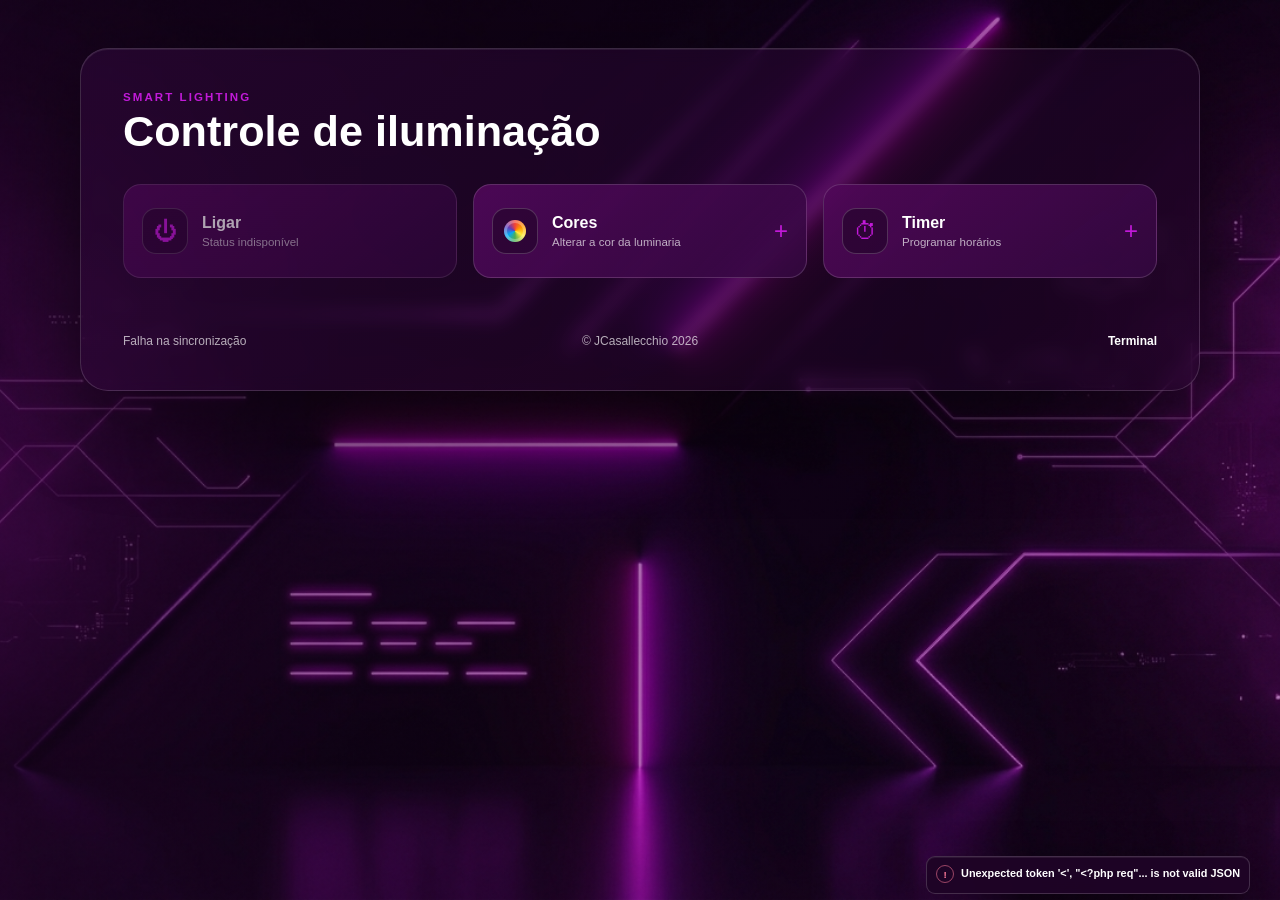
<file: public/index.html>
<!doctype html>
<html lang="pt-BR">
  <head>
    <meta charset="UTF-8" />
    <meta name="viewport" content="width=device-width, initial-scale=1.0" />
    <meta name="theme-color" content="#1F0426" />
    <title>Smart Lighting</title>
    <link rel="stylesheet" href="css/styles.css?v=17" />
  </head>
  <body>
    <main class="app-shell">
      <header class="app-header">
        <div>
          <p class="eyebrow">Smart Lighting</p>
          <h1>Controle de ilumina&ccedil;&atilde;o</h1>
        </div>
      </header>

      <nav class="main-actions" aria-label="Controles principais">
        <button class="main-button power-button" id="powerButton" type="button" disabled>
          <span class="button-icon" aria-hidden="true">&#9211;</span>
          <span class="button-copy">
            <strong id="powerButtonLabel">Ligar</strong>
            <small id="powerButtonHint">Verificando dispositivo</small>
          </span>
        </button>

        <button class="main-button" id="colorsButton" type="button" aria-controls="colorsPanel" aria-expanded="false">
          <span class="button-icon palette-icon" aria-hidden="true"></span>
          <span class="button-copy">
            <strong>Cores</strong>
            <small>Alterar a cor da luminaria</small>
          </span>
          <span class="button-chevron" aria-hidden="true">+</span>
        </button>

        <section class="expand-panel colors-panel" id="colorsPanel" hidden>
          <div class="color-blocks">
            <article class="color-card" id="currentColorCard">
              <div class="card-title">
                <h3>Atual</h3>
                <span id="currentColorName">Colorido</span>
              </div>
              <div class="color-grid" id="currentColorGrid" aria-label="Cor atual"></div>
            </article>

            <article class="color-card">
              <div class="card-title">
                <h3>Destino</h3>
                <span id="targetColorName">Colorido</span>
              </div>
              <div class="color-grid" id="targetColorGrid" aria-label="Selecionar cor de destino"></div>
            </article>
          </div>

          <button class="confirm-button" id="confirmColorsButton" type="button">Confirmar</button>
        </section>

        <button class="main-button" id="timerButton" type="button" aria-controls="timerPanel" aria-expanded="false">
          <span class="button-icon" aria-hidden="true">&#9201;</span>
          <span class="button-copy">
            <strong>Timer</strong>
            <small>Programar hor&aacute;rios</small>
          </span>
          <span class="button-chevron" aria-hidden="true">+</span>
        </button>

        <section class="expand-panel timer-panel" id="timerPanel" hidden>
          <div class="timer-options">
            <article class="timer-card">
              <label class="timer-toggle" for="turnOnTimerEnabled">
                <input id="turnOnTimerEnabled" type="checkbox" />
                <span class="custom-checkbox" aria-hidden="true"></span>
                <strong>Ligar</strong>
              </label>
              <div class="timer-fields">
                <label>
                  <span>Hor&aacute;rio</span>
                  <input id="turnOnTime" type="time" disabled />
                </label>
                <label>
                  <span>Cor</span>
                  <select id="turnOnColor" disabled></select>
                </label>
              </div>
            </article>

            <article class="timer-card">
              <label class="timer-toggle" for="turnOffTimerEnabled">
                <input id="turnOffTimerEnabled" type="checkbox" />
                <span class="custom-checkbox" aria-hidden="true"></span>
                <strong>Desligar</strong>
              </label>
              <div class="timer-fields single-field">
                <label>
                  <span>Hor&aacute;rio</span>
                  <input id="turnOffTime" type="time" disabled />
                </label>
              </div>
            </article>
          </div>

          <button class="confirm-button" id="confirmTimerButton" type="button">Confirmar</button>
        </section>
      </nav>

      <footer class="app-footer">
        <span id="lastSync">Aguardando sincroniza&ccedil;&atilde;o</span>
        <span class="footer-copyright">&copy; JCasallecchio 2026</span>
        <a href="logs.html">Terminal</a>
      </footer>
    </main>

    <div class="toast-region" aria-live="polite" aria-atomic="true">
      <div class="toast" id="toast" role="status" hidden>
        <span class="toast-icon" id="toastIcon" aria-hidden="true"></span>
        <span class="toast-message" id="toastMessage"></span>
        <span class="toast-progress" aria-hidden="true"></span>
      </div>
    </div>

    <script src="js/app.js?v=14" defer></script>
  </body>
</html>
</file>
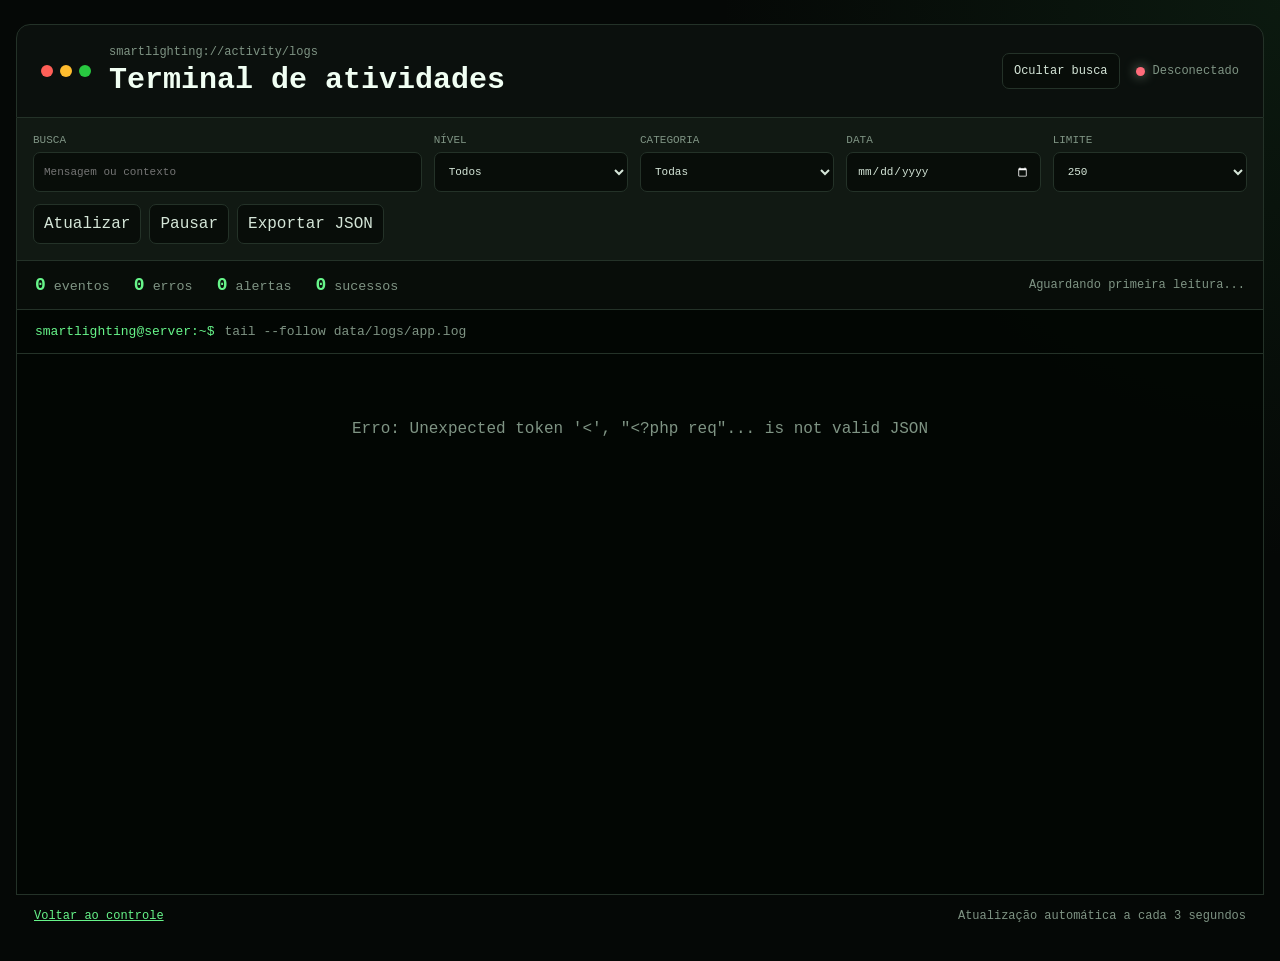
<file: public/logs.html>
<!DOCTYPE html>
<html lang="pt-BR">
<head>
    <meta charset="UTF-8">
    <meta name="viewport" content="width=device-width, initial-scale=1.0">
    <title>Smart Lighting | Terminal de Logs</title>
    <link rel="stylesheet" href="css/logs.css?v=2">
</head>
<body>
    <main class="log-shell">
        <header class="terminal-header">
            <div class="terminal-dots" aria-hidden="true">
                <span class="dot dot-red"></span>
                <span class="dot dot-yellow"></span>
                <span class="dot dot-green"></span>
            </div>
            <div>
                <p class="terminal-path">smartlighting://activity/logs</p>
                <h1>Terminal de atividades</h1>
            </div>
            <div class="header-actions">
                <button
                    class="filter-toggle"
                    id="filterToggleButton"
                    type="button"
                    aria-controls="logToolbar"
                    aria-expanded="true"
                >Ocultar busca</button>
                <div class="connection-state" id="connectionState" role="status">
                    <span class="pulse"></span>
                    <span id="connectionLabel">Conectando</span>
                </div>
            </div>
        </header>

        <section class="toolbar" id="logToolbar" aria-label="Filtros dos logs">
            <label>
                <span>Busca</span>
                <input id="searchFilter" type="search" placeholder="Mensagem ou contexto">
            </label>
            <label>
                <span>N&iacute;vel</span>
                <select id="levelFilter">
                    <option value="">Todos</option>
                    <option value="DEBUG">DEBUG</option>
                    <option value="INFO">INFO</option>
                    <option value="SUCCESS">SUCCESS</option>
                    <option value="WARNING">WARNING</option>
                    <option value="ERROR">ERROR</option>
                    <option value="CRITICAL">CRITICAL</option>
                </select>
            </label>
            <label>
                <span>Categoria</span>
                <select id="categoryFilter">
                    <option value="">Todas</option>
                </select>
            </label>
            <label>
                <span>Data</span>
                <input id="dateFilter" type="date">
            </label>
            <label>
                <span>Limite</span>
                <select id="limitFilter">
                    <option value="100">100</option>
                    <option value="250" selected>250</option>
                    <option value="500">500</option>
                    <option value="1000">1000</option>
                </select>
            </label>
            <div class="toolbar-actions">
                <button id="refreshButton" type="button">Atualizar</button>
                <button id="pauseButton" type="button">Pausar</button>
                <button id="exportButton" type="button">Exportar JSON</button>
            </div>
        </section>

        <section class="stats" aria-label="Resumo dos logs">
            <div><span id="totalCount">0</span><small>eventos</small></div>
            <div><span id="errorCount">0</span><small>erros</small></div>
            <div><span id="warningCount">0</span><small>alertas</small></div>
            <div><span id="successCount">0</span><small>sucessos</small></div>
            <p id="lastUpdated">Aguardando primeira leitura...</p>
        </section>

        <section class="terminal" aria-label="Sa&iacute;da dos logs">
            <div class="terminal-command">
                <span class="prompt">smartlighting@server:~$</span>
                <span>tail --follow data/logs/app.log</span>
            </div>
            <div id="logOutput" class="log-output" aria-live="polite"></div>
        </section>

        <footer>
            <a href="index.html">Voltar ao controle</a>
            <span>Atualiza&ccedil;&atilde;o autom&aacute;tica a cada 3 segundos</span>
        </footer>
    </main>

    <script src="js/logs.js?v=2" defer></script>
</body>
</html>
</file>
<file: public/css/styles.css>
:root {
    color-scheme: dark;
    --purple-900: #1f0426;
    --purple-800: #340840;
    --purple-700: #500859;
    --purple-600: #6e038c;
    --purple-400: #c21ad9;
    --white: #fff;
    --muted: rgba(255, 255, 255, 0.68);
    --border: rgba(255, 255, 255, 0.15);
    --surface: rgba(31, 4, 38, 0.8);
    --surface-strong: rgba(31, 4, 38, 0.94);
    --success: #77f59b;
    --danger: #ff7a9a;
}

* {
    box-sizing: border-box;
    margin: 0;
    padding: 0;
}

body {
    min-height: 100vh;
    padding: clamp(16px, 4vw, 48px);
    background-color: var(--purple-900);
    background-image:
        linear-gradient(115deg, rgba(31, 4, 38, 0.58), rgba(31, 4, 38, 0.2)),
        url("../image/bg-desktop.png");
    background-position: center;
    background-size: cover;
    background-attachment: fixed;
    color: var(--white);
    font-family: Inter, "Segoe UI", Arial, sans-serif;
}

button,
input,
select {
    font: inherit;
}

button,
select,
input[type="time"] {
    -webkit-tap-highlight-color: transparent;
}

.app-shell {
    width: min(1120px, 100%);
    margin: 0 auto;
    padding: clamp(20px, 4vw, 42px);
    border: 1px solid var(--border);
    border-radius: 28px;
    background: linear-gradient(145deg, rgba(52, 8, 64, 0.48), rgba(31, 4, 38, 0.38));
    box-shadow: 0 28px 90px rgba(0, 0, 0, 0.46), inset 0 1px 0 rgba(255, 255, 255, 0.08);
    backdrop-filter: blur(8px);
}

.app-header {
    display: flex;
    align-items: center;
    margin-bottom: 30px;
}

.eyebrow {
    color: var(--purple-400);
    font-size: 0.72rem;
    font-weight: 800;
    letter-spacing: 0.18em;
    text-transform: uppercase;
}

.app-header h1 {
    margin-top: 6px;
    font-size: clamp(1.65rem, 4vw, 2.7rem);
    line-height: 1.05;
}

.toast-region {
    position: fixed;
    right: clamp(14px, 3vw, 30px);
    bottom: 6px;
    z-index: 1000;
    width: max-content;
    max-width: min(380px, calc(100vw - 28px));
    pointer-events: none;
}

.toast {
    --toast-accent: var(--purple-400);
    position: relative;
    display: grid;
    grid-template-columns: auto 1fr;
    gap: 7px;
    align-items: center;
    min-height: 36px;
    min-width: 120px;
    max-width: 100%;
    overflow: hidden;
    padding: 8px 9px 10px;
    border: 1px solid rgba(255, 255, 255, 0.17);
    border-radius: 9px;
    background: rgba(31, 4, 38, 0.96);
    box-shadow: 0 18px 48px rgba(0, 0, 0, 0.46), inset 0 1px 0 rgba(255, 255, 255, 0.07);
    backdrop-filter: blur(15px);
    animation: toast-enter 240ms ease-out both;
}

.toast[hidden] {
    display: none;
}

.toast.success {
    --toast-accent: var(--success);
}

.toast.error {
    --toast-accent: var(--danger);
}

.toast.is-leaving {
    animation: toast-leave 220ms ease-in both;
}

.toast-icon {
    display: grid;
    place-items: center;
    width: 18px;
    height: 18px;
    border: 1px solid color-mix(in srgb, var(--toast-accent) 55%, transparent);
    border-radius: 50%;
    color: var(--toast-accent);
    font-size: 0.62rem;
    font-weight: 900;
}

.toast-message {
    color: var(--white);
    font-size: 0.68rem;
    font-weight: 700;
    line-height: 1.4;
}

.toast-progress {
    position: absolute;
    right: 0;
    bottom: 0;
    width: 100%;
    height: 2px;
    background: var(--toast-accent);
    transform-origin: left center;
    animation: toast-progress 2.25s linear forwards;
}

@keyframes toast-enter {
    from { opacity: 0; transform: translate3d(24px, 10px, 0); }
    to { opacity: 1; transform: translate3d(0, 0, 0); }
}

@keyframes toast-leave {
    from { opacity: 1; transform: translate3d(0, 0, 0); }
    to { opacity: 0; transform: translate3d(26px, 0, 0); }
}

@keyframes toast-progress {
    from { transform: scaleX(1); }
    to { transform: scaleX(0); }
}

.main-actions {
    display: grid;
    grid-template-columns: repeat(3, minmax(0, 1fr));
    grid-template-areas:
        "power colors timer"
        "colors-panel colors-panel colors-panel"
        "timer-panel timer-panel timer-panel";
    gap: 16px;
}

.power-button {
    grid-area: power;
}

#colorsButton {
    grid-area: colors;
}

#timerButton {
    grid-area: timer;
}

.colors-panel {
    grid-area: colors-panel;
}

.timer-panel {
    grid-area: timer-panel;
}

.main-button {
    position: relative;
    display: grid;
    grid-template-columns: auto 1fr auto;
    gap: 14px;
    align-items: center;
    min-height: 94px;
    padding: 18px;
    border: 1px solid var(--border);
    border-radius: 18px;
    background: linear-gradient(145deg, rgba(80, 8, 89, 0.92), rgba(52, 8, 64, 0.88));
    color: var(--white);
    text-align: left;
    cursor: pointer;
    transition: transform 180ms ease, border-color 180ms ease, box-shadow 180ms ease;
}

.main-button:hover:not(:disabled),
.main-button:focus-visible,
.main-button[aria-expanded="true"] {
    transform: translateY(-2px);
    border-color: rgba(194, 26, 217, 0.82);
    box-shadow: 0 12px 34px rgba(110, 3, 140, 0.3), inset 0 0 25px rgba(194, 26, 217, 0.08);
    outline: none;
}

.main-button:disabled {
    cursor: wait;
    opacity: 0.64;
}

.power-button.is-on {
    border-color: rgba(119, 245, 155, 0.48);
    background: linear-gradient(145deg, rgba(80, 8, 89, 0.94), rgba(31, 4, 38, 0.92));
}

.button-icon {
    display: grid;
    place-items: center;
    width: 46px;
    height: 46px;
    border: 1px solid rgba(255, 255, 255, 0.18);
    border-radius: 14px;
    background: rgba(31, 4, 38, 0.58);
    color: var(--purple-400);
    font-size: 1.45rem;
}

.palette-icon::before {
    content: "";
    width: 22px;
    height: 22px;
    border-radius: 50%;
    background: conic-gradient(#f44336, #ff9800, #ffeb3b, #4caf50, #03a9f4, #673ab7, #f44336);
    box-shadow: inset 0 0 0 3px rgba(255, 255, 255, 0.28);
}

.button-copy {
    display: grid;
    gap: 4px;
}

.button-copy strong {
    font-size: 1rem;
}

.button-copy small {
    color: var(--muted);
    font-size: 0.72rem;
}

.button-chevron {
    color: var(--purple-400);
    font-size: 1.5rem;
    transition: transform 180ms ease;
}

.main-button[aria-expanded="true"] .button-chevron {
    transform: rotate(45deg);
}

.expand-panel {
    margin-top: 18px;
    padding: clamp(18px, 3vw, 30px);
    border: 1px solid var(--border);
    border-radius: 22px;
    background: var(--surface-strong);
    box-shadow: inset 0 1px 0 rgba(255, 255, 255, 0.05);
    animation: reveal 220ms ease-out;
}

.expand-panel[hidden] {
    display: none;
}

@keyframes reveal {
    from { opacity: 0; transform: translateY(-8px); }
    to { opacity: 1; transform: translateY(0); }
}

.color-blocks,
.timer-options {
    display: grid;
    grid-template-columns: repeat(2, minmax(0, 1fr));
    gap: 16px;
}

.color-card,
.timer-card {
    position: relative;
    padding: 18px;
    border: 1px solid var(--border);
    border-radius: 17px;
    background: rgba(80, 8, 89, 0.36);
}

.color-card.is-disabled::after {
    content: "Indisponível com a luminária desligada";
    position: absolute;
    inset: 0;
    z-index: 2;
    display: grid;
    place-items: center;
    padding: 18px;
    border-radius: inherit;
    background: rgba(55, 55, 60, 0.78);
    color: rgba(255, 255, 255, 0.82);
    font-size: 0.72rem;
    font-weight: 800;
    line-height: 1.4;
    text-align: center;
    backdrop-filter: grayscale(1) blur(2px);
}

.color-card.is-disabled .color-grid,
.color-card.is-disabled .card-title {
    filter: grayscale(1);
    opacity: 0.42;
}

.card-title {
    display: flex;
    justify-content: space-between;
    gap: 15px;
    align-items: center;
    margin-bottom: 16px;
}

.card-title h3 {
    font-size: 1rem;
}

.card-title span {
    color: var(--purple-400);
    font-size: 0.78rem;
    font-weight: 800;
}

.color-grid {
    display: grid;
    grid-template-columns: repeat(3, minmax(0, 1fr));
    gap: 10px;
}

.color-option {
    display: grid;
    gap: 7px;
    justify-items: center;
    min-width: 0;
    padding: 8px 4px;
    border: 1px solid transparent;
    border-radius: 11px;
    background: transparent;
    color: var(--muted);
    font-size: 0.66rem;
    cursor: pointer;
}

.color-option:disabled {
    cursor: default;
}

.color-option:not(:disabled):hover,
.color-option:not(:disabled):focus-visible,
.color-option.is-selected {
    border-color: var(--purple-400);
    background: rgba(194, 26, 217, 0.1);
    color: var(--white);
    outline: none;
}

.color-swatch {
    width: clamp(27px, 4.25vw, 37px);
    aspect-ratio: 1;
    border: 2px solid rgba(255, 255, 255, 0.52);
    border-radius: 50%;
    box-shadow: 0 5px 14px rgba(0, 0, 0, 0.28);
}

.color-option.is-selected .color-swatch {
    box-shadow: 0 0 0 3px var(--purple-900), 0 0 0 5px var(--purple-400), 0 8px 18px rgba(0, 0, 0, 0.3);
}

.confirm-button {
    display: block;
    min-width: 190px;
    margin: 22px 0 0 auto;
    padding: 13px 24px;
    border: 1px solid rgba(255, 255, 255, 0.22);
    border-radius: 12px;
    background: linear-gradient(135deg, var(--purple-600), var(--purple-400));
    color: var(--white);
    font-weight: 800;
    cursor: pointer;
    box-shadow: 0 10px 24px rgba(110, 3, 140, 0.32);
}

.confirm-button:hover,
.confirm-button:focus-visible {
    filter: brightness(1.12);
    outline: 2px solid var(--white);
    outline-offset: 2px;
}

.confirm-button:disabled {
    cursor: wait;
    filter: grayscale(0.55);
    opacity: 0.64;
}

.timer-card {
    display: grid;
    gap: 18px;
}

.timer-toggle {
    display: flex;
    gap: 11px;
    align-items: center;
    cursor: pointer;
}

.timer-toggle input {
    position: absolute;
    opacity: 0;
    pointer-events: none;
}

.custom-checkbox {
    position: relative;
    width: 22px;
    height: 22px;
    border: 1px solid rgba(255, 255, 255, 0.38);
    border-radius: 6px;
    background: rgba(31, 4, 38, 0.72);
}

.timer-toggle input:checked + .custom-checkbox {
    border-color: var(--purple-400);
    background: var(--purple-400);
}

.timer-toggle input:checked + .custom-checkbox::after {
    content: "";
    position: absolute;
    left: 7px;
    top: 3px;
    width: 5px;
    height: 10px;
    border: solid var(--white);
    border-width: 0 2px 2px 0;
    transform: rotate(45deg);
}

.timer-toggle input:focus-visible + .custom-checkbox {
    outline: 2px solid var(--white);
    outline-offset: 3px;
}

.timer-fields {
    display: grid;
    grid-template-columns: minmax(0, 1fr) minmax(0, 1.25fr);
    gap: 12px;
}

.timer-fields.single-field {
    grid-template-columns: minmax(0, 1fr);
}

.timer-fields label {
    display: grid;
    gap: 7px;
    color: var(--muted);
    font-size: 0.72rem;
    font-weight: 700;
}

.timer-fields input,
.timer-fields select {
    width: 100%;
    min-height: 44px;
    padding: 10px 12px;
    border: 1px solid var(--border);
    border-radius: 10px;
    background: var(--purple-900);
    color: var(--white);
}

.timer-fields input:disabled,
.timer-fields select:disabled {
    opacity: 0.42;
    cursor: not-allowed;
}

.timer-fields input:focus,
.timer-fields select:focus {
    outline: 2px solid var(--purple-400);
    outline-offset: 1px;
}

.app-footer {
    display: grid;
    grid-template-columns: 1fr auto 1fr;
    gap: 16px;
    align-items: center;
    margin-top: 24px;
    color: var(--muted);
    font-size: 0.75rem;
}

.footer-copyright {
    text-align: center;
}

.app-footer a {
    justify-self: end;
    color: var(--white);
    font-weight: 700;
    text-decoration: none;
}

.app-footer a:hover {
    color: var(--purple-400);
}

@media (max-width: 760px) {
    body {
        padding: 14px;
        background-image:
            linear-gradient(rgba(31, 4, 38, 0.42), rgba(31, 4, 38, 0.5)),
            url("../image/bg-mobile.png");
        background-attachment: scroll;
    }

    .app-shell {
        padding: 20px;
        border-radius: 22px;
    }

    .app-header {
        align-items: flex-start;
        flex-direction: column;
    }

    .main-actions {
        grid-template-columns: 1fr;
        grid-template-areas: none;
        row-gap: 16px;
    }

    .power-button,
    #colorsButton,
    #timerButton,
    .colors-panel,
    .timer-panel {
        grid-area: auto;
    }

    .expand-panel {
        margin-top: 0;
    }

    .app-footer {
        margin-top: 16px;
    }

    .main-button {
        min-height: 78px;
    }

    .color-blocks {
        grid-template-columns: repeat(2, minmax(0, 1fr));
        gap: 10px;
    }

    .timer-options {
        grid-template-columns: 1fr;
    }
}

@media (max-width: 430px) {
    body {
        padding: 0;
    }

    .app-shell {
        min-height: 100vh;
        border: 0;
        border-radius: 0;
        background: linear-gradient(180deg, rgba(52, 8, 64, 0.46), rgba(31, 4, 38, 0.56));
    }

    .expand-panel {
        margin-inline: -7px;
        padding: 16px;
    }

    .color-card,
    .timer-card {
        padding: 14px;
    }

    .color-card {
        padding-inline: 9px;
    }

    .card-title {
        align-items: flex-start;
        flex-direction: column;
        gap: 3px;
        margin-bottom: 10px;
    }

    .color-grid {
        gap: 5px 2px;
    }

    .color-option {
        gap: 5px;
        padding: 6px 1px;
        font-size: 0.56rem;
    }

    .color-swatch {
        width: clamp(21px, 6.8vw, 29px);
    }

    .timer-fields {
        grid-template-columns: 1fr;
    }

    .confirm-button {
        width: 100%;
        margin-left: 0;
    }

    .app-footer {
        grid-template-columns: 1fr auto 1fr;
        gap: 8px;
        font-size: 0.62rem;
    }

    .app-footer #lastSync {
        text-align: left;
    }
}

@media (prefers-reduced-motion: reduce) {
    *,
    *::before,
    *::after {
        scroll-behavior: auto !important;
        transition-duration: 0.01ms !important;
        animation-duration: 0.01ms !important;
        animation-iteration-count: 1 !important;
    }
}
</file>
<file: public/css/logs.css>
:root {
    color-scheme: dark;
    --background: #050806;
    --panel: #0b100d;
    --panel-light: #111913;
    --border: #243228;
    --text: #d5e6d8;
    --muted: #7f9484;
    --green: #67f58a;
    --cyan: #5ce1e6;
    --yellow: #f2d675;
    --orange: #ff9f68;
    --red: #ff6b7a;
}

* {
    box-sizing: border-box;
}

body {
    min-height: 100vh;
    margin: 0;
    background:
        radial-gradient(circle at top right, rgba(40, 105, 58, 0.18), transparent 35%),
        var(--background);
    color: var(--text);
    font-family: Consolas, "Courier New", monospace;
}

button,
input,
select {
    font: inherit;
}

.log-shell {
    width: min(1500px, calc(100% - 32px));
    margin: 24px auto;
}

.terminal-header {
    display: grid;
    grid-template-columns: auto 1fr auto;
    gap: 18px;
    align-items: center;
    padding: 20px 24px;
    background: var(--panel);
    border: 1px solid var(--border);
    border-radius: 14px 14px 0 0;
}

.terminal-header h1,
.terminal-header p {
    margin: 0;
}

.terminal-header h1 {
    margin-top: 4px;
    color: #f1fff3;
    font-size: clamp(20px, 3vw, 30px);
}

.terminal-path {
    color: var(--muted);
    font-size: 12px;
}

.terminal-dots {
    display: flex;
    gap: 7px;
}

.dot {
    width: 12px;
    height: 12px;
    border-radius: 50%;
}

.dot-red { background: #ff5f57; }
.dot-yellow { background: #febc2e; }
.dot-green { background: #28c840; }

.connection-state {
    display: flex;
    gap: 8px;
    align-items: center;
    color: var(--muted);
    font-size: 12px;
}

.header-actions {
    display: flex;
    gap: 16px;
    align-items: center;
}

.filter-toggle {
    min-height: 36px;
    padding: 7px 11px;
    border: 1px solid var(--border);
    border-radius: 7px;
    background: #080d09;
    color: var(--text);
    cursor: pointer;
    font: inherit;
    font-size: 12px;
}

.filter-toggle:hover,
.filter-toggle:focus {
    color: var(--green);
    border-color: var(--green);
}

.pulse {
    width: 9px;
    height: 9px;
    border-radius: 50%;
    background: var(--yellow);
    box-shadow: 0 0 12px currentColor;
}

.connection-state.online .pulse { background: var(--green); }
.connection-state.offline .pulse { background: var(--red); }

.toolbar {
    display: grid;
    grid-template-columns: minmax(220px, 2fr) repeat(4, minmax(120px, 1fr));
    gap: 12px;
    padding: 16px;
    background: var(--panel-light);
    border: 1px solid var(--border);
    border-top: 0;
}

.toolbar[hidden] {
    display: none;
}

.toolbar label {
    display: grid;
    gap: 6px;
    color: var(--muted);
    font-size: 11px;
    text-transform: uppercase;
}

.toolbar input,
.toolbar select,
.toolbar button {
    min-height: 40px;
    border: 1px solid var(--border);
    border-radius: 7px;
    background: #080d09;
    color: var(--text);
    padding: 8px 10px;
}

.toolbar input:focus,
.toolbar select:focus,
.toolbar button:focus {
    outline: 2px solid var(--green);
    outline-offset: 1px;
}

.toolbar-actions {
    grid-column: 1 / -1;
    display: flex;
    flex-wrap: wrap;
    gap: 8px;
}

.toolbar button {
    cursor: pointer;
}

.toolbar button:hover {
    color: var(--green);
    border-color: var(--green);
}

.stats {
    display: flex;
    flex-wrap: wrap;
    gap: 24px;
    align-items: center;
    padding: 14px 18px;
    background: #080d09;
    border: 1px solid var(--border);
    border-top: 0;
}

.stats div {
    display: flex;
    gap: 8px;
    align-items: baseline;
}

.stats span {
    color: var(--green);
    font-size: 18px;
    font-weight: 700;
}

.stats small,
.stats p {
    color: var(--muted);
}

.stats p {
    margin: 0 0 0 auto;
    font-size: 12px;
}

.terminal {
    min-height: 580px;
    background: rgba(3, 7, 4, 0.96);
    border: 1px solid var(--border);
    border-top: 0;
}

.terminal-command {
    display: flex;
    gap: 10px;
    padding: 14px 18px;
    border-bottom: 1px solid var(--border);
    color: var(--muted);
    font-size: 13px;
}

.prompt {
    color: var(--green);
}

.log-output {
    height: 540px;
    overflow: auto;
    padding: 10px 0;
    scrollbar-color: var(--border) transparent;
}

.log-entry {
    display: grid;
    grid-template-columns: 155px 78px 130px minmax(240px, 1fr) auto;
    gap: 12px;
    align-items: start;
    padding: 7px 18px;
    border-left: 3px solid transparent;
    font-size: 13px;
    line-height: 1.5;
}

.log-entry:hover {
    background: rgba(103, 245, 138, 0.045);
}

.log-entry.level-error,
.log-entry.level-critical { border-left-color: var(--red); }
.log-entry.level-warning { border-left-color: var(--yellow); }
.log-entry.level-success { border-left-color: var(--green); }

.log-time,
.log-request {
    color: var(--muted);
}

.log-level {
    font-weight: 700;
}

.level-debug .log-level { color: var(--muted); }
.level-info .log-level { color: var(--cyan); }
.level-success .log-level { color: var(--green); }
.level-warning .log-level { color: var(--yellow); }
.level-error .log-level,
.level-critical .log-level { color: var(--red); }

.log-category {
    color: var(--orange);
}

.log-message {
    min-width: 0;
    overflow-wrap: anywhere;
}

.log-context {
    grid-column: 4 / -1;
    margin: 4px 0 6px;
}

.log-context summary {
    color: var(--muted);
    cursor: pointer;
}

.log-context pre {
    overflow: auto;
    margin: 7px 0 0;
    padding: 10px;
    border: 1px solid var(--border);
    border-radius: 6px;
    background: #070b08;
    color: #b8cbbb;
    white-space: pre-wrap;
}

.empty-state {
    padding: 40px 18px;
    color: var(--muted);
    text-align: center;
}

footer {
    display: flex;
    justify-content: space-between;
    gap: 20px;
    padding: 14px 18px;
    color: var(--muted);
    font-size: 12px;
}

footer a {
    color: var(--green);
}

@media (max-width: 900px) {
    .toolbar {
        grid-template-columns: repeat(2, 1fr);
    }

    .log-entry {
        grid-template-columns: 1fr 1fr;
        gap: 3px 10px;
        padding: 10px 14px;
    }

    .log-message,
    .log-context {
        grid-column: 1 / -1;
    }

    .log-request {
        display: none;
    }
}

@media (max-width: 560px) {
    .log-shell {
        width: 100%;
        margin: 0;
    }

    .terminal-header {
        grid-template-columns: auto 1fr;
        border-radius: 0;
    }

    .connection-state {
        grid-column: auto;
    }

    .header-actions {
        grid-column: 1 / -1;
        justify-content: space-between;
    }

    .toolbar {
        grid-template-columns: 1fr;
    }

    .stats p {
        width: 100%;
        margin-left: 0;
    }

    footer {
        flex-direction: column;
    }
}
</file>
